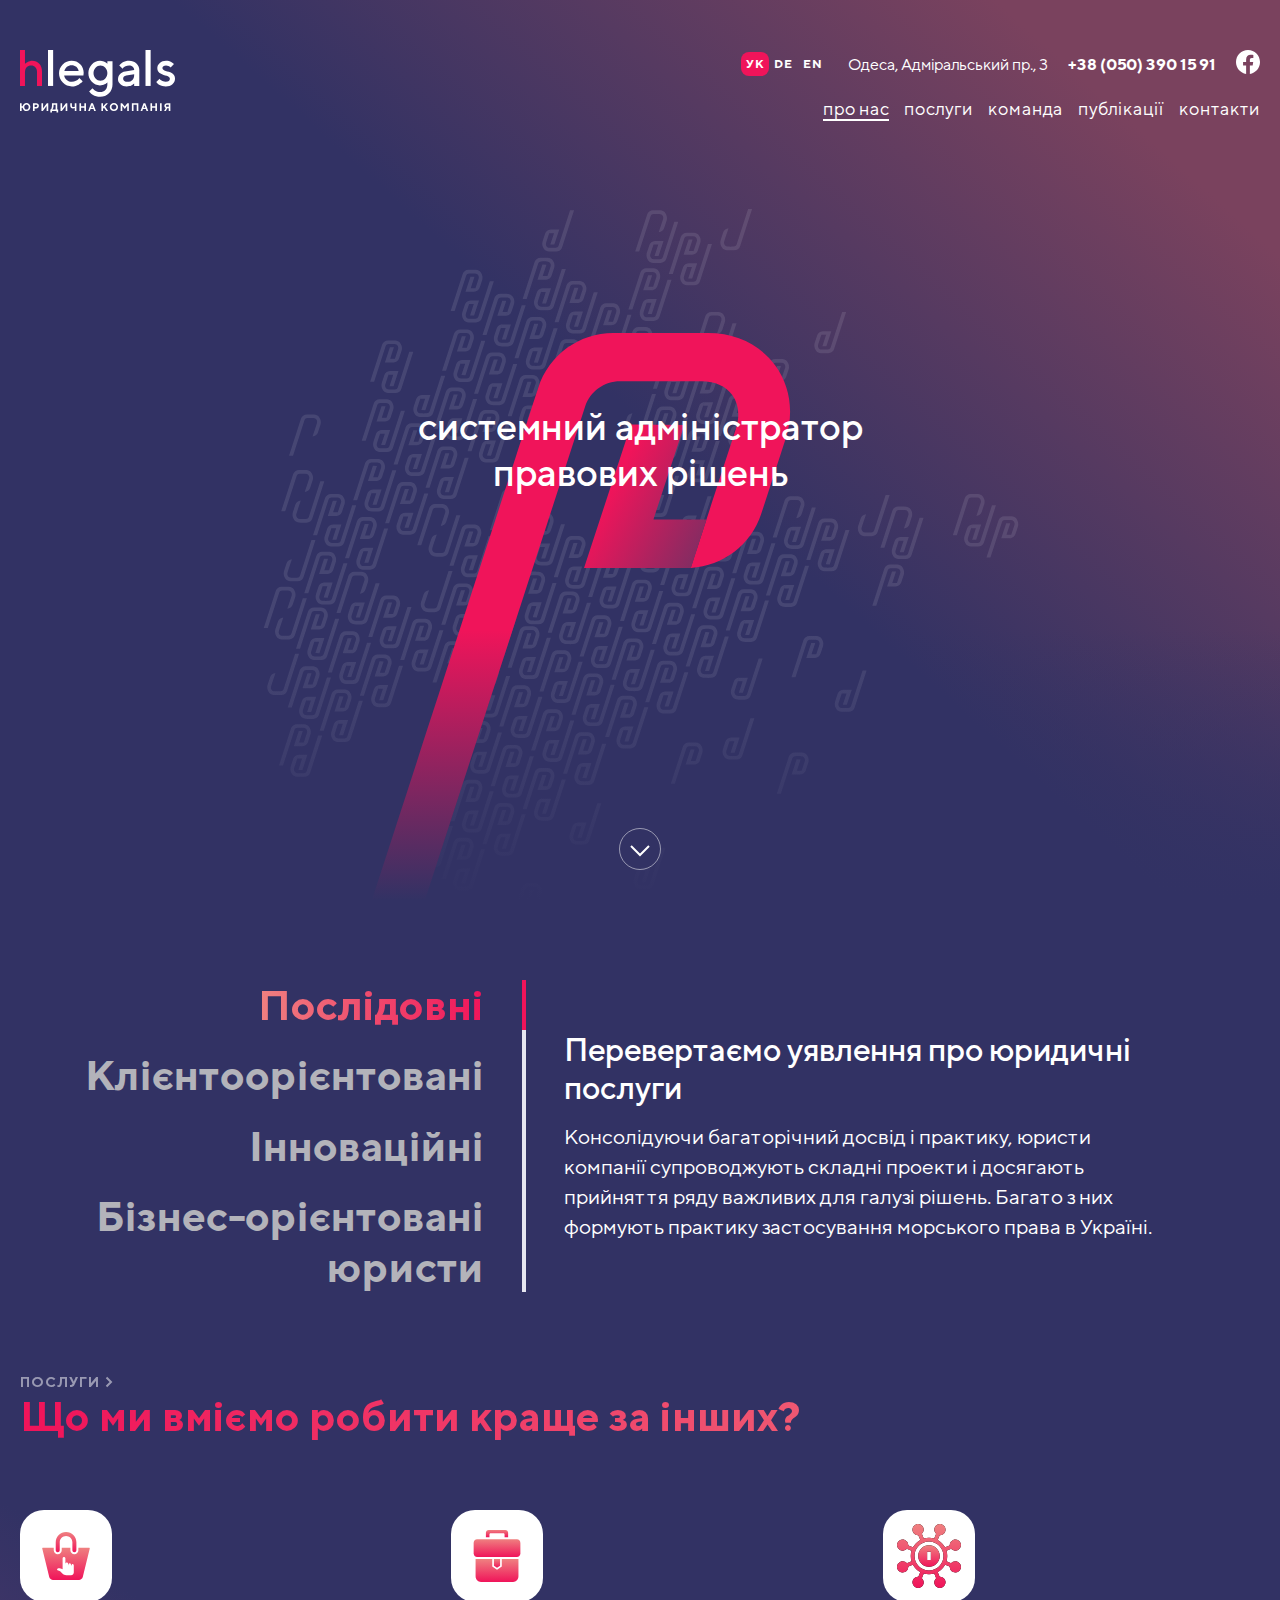
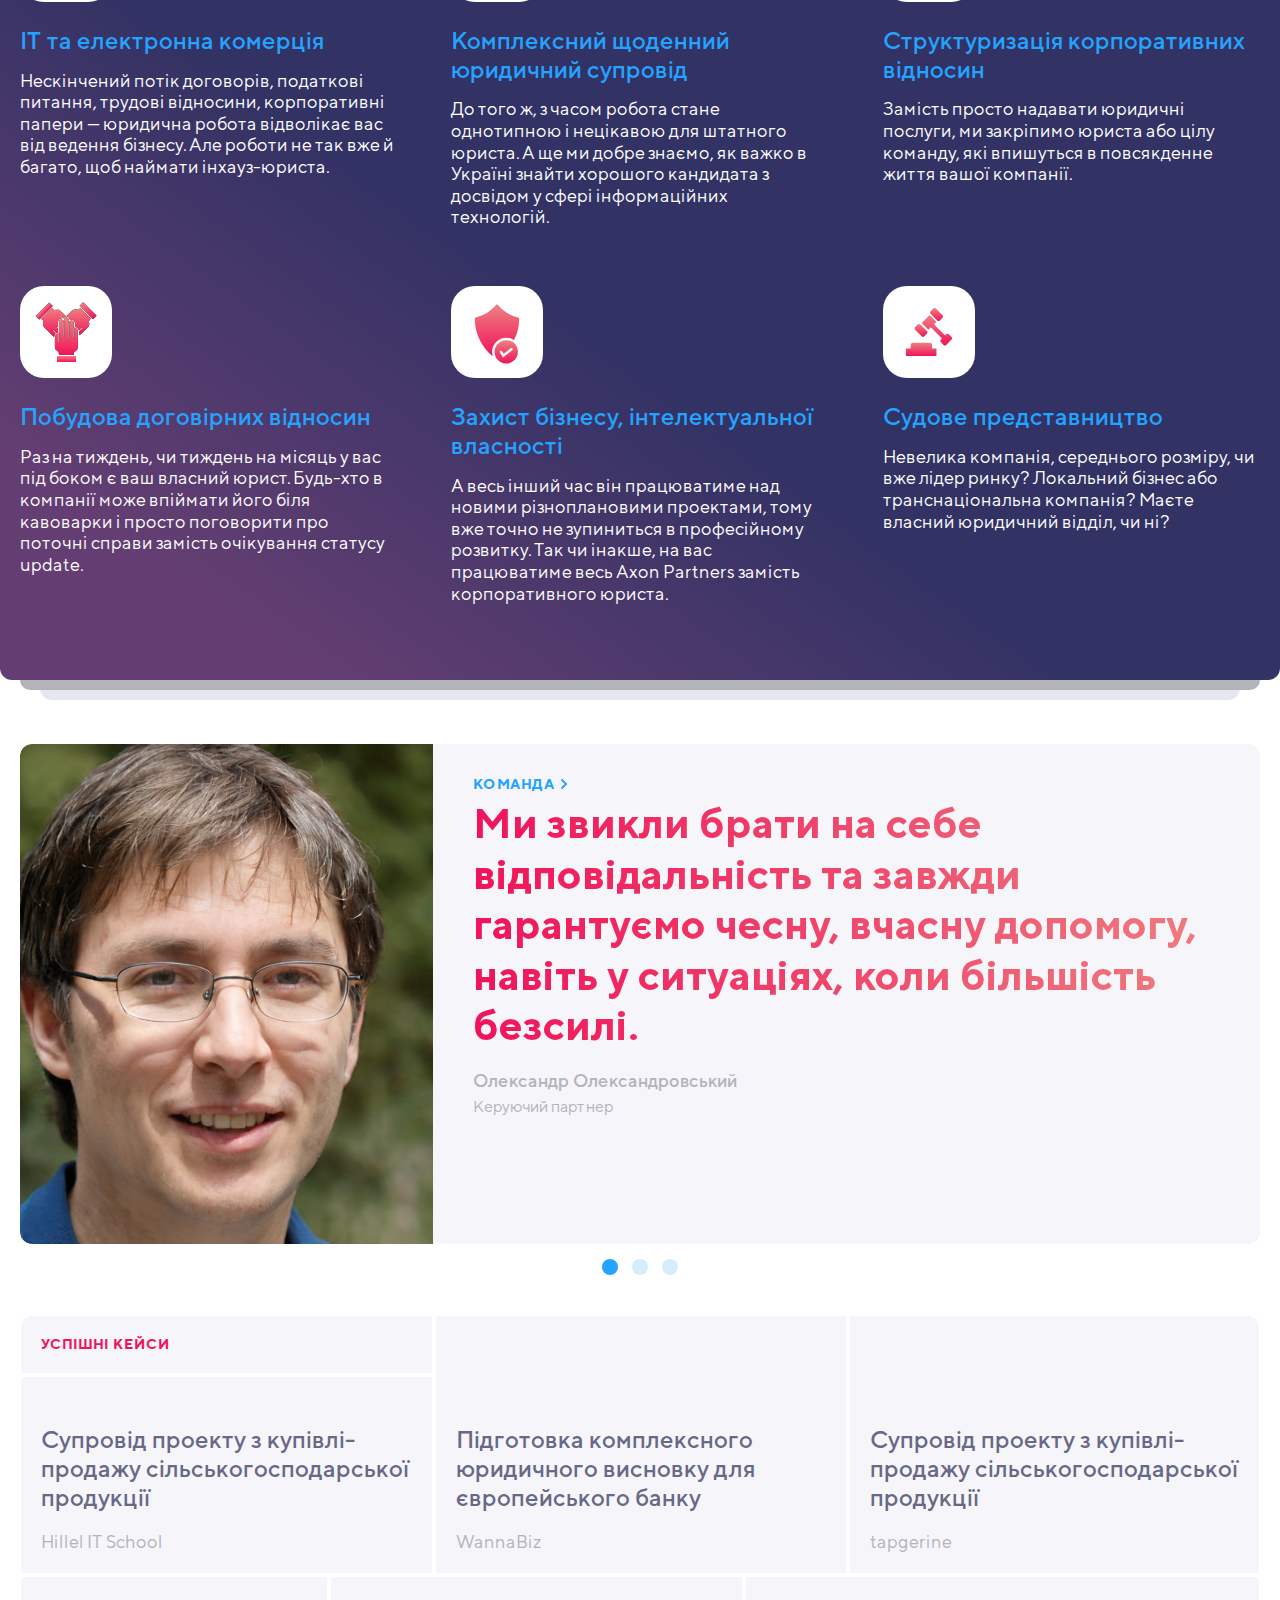
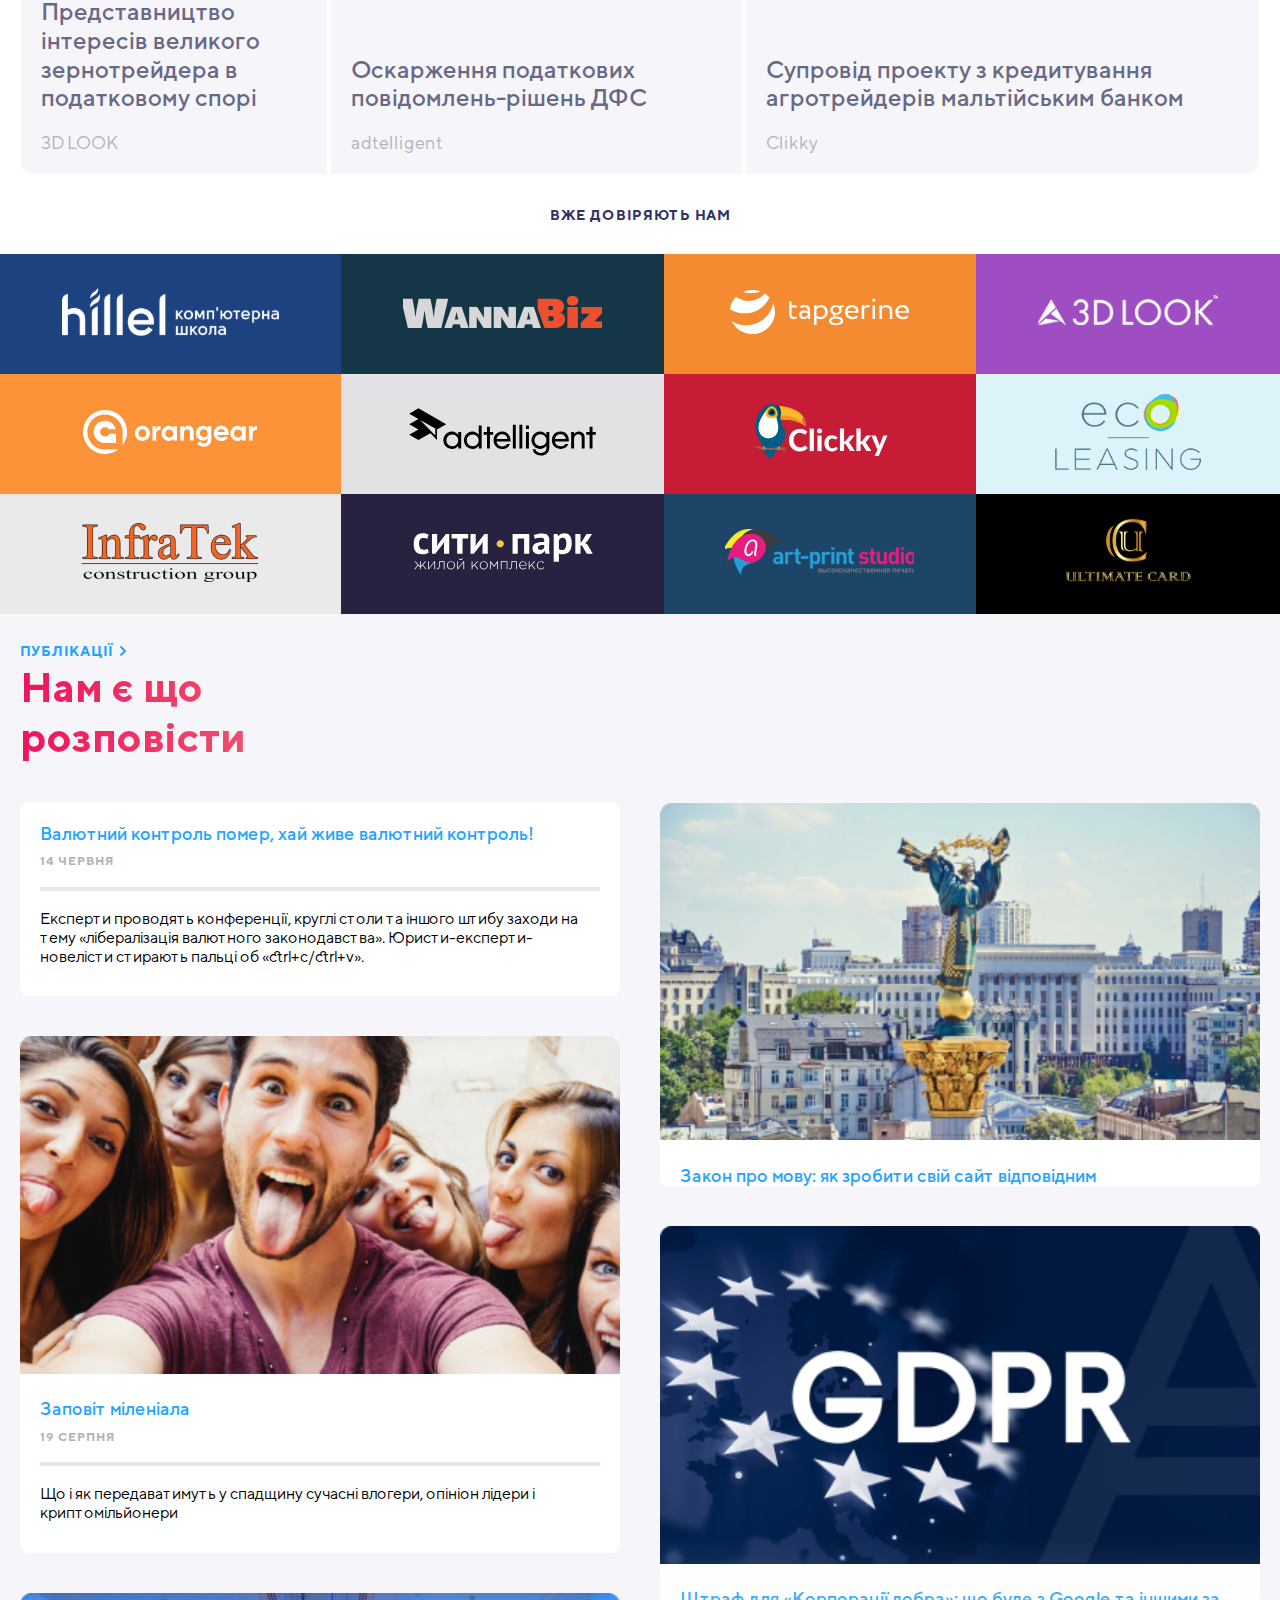
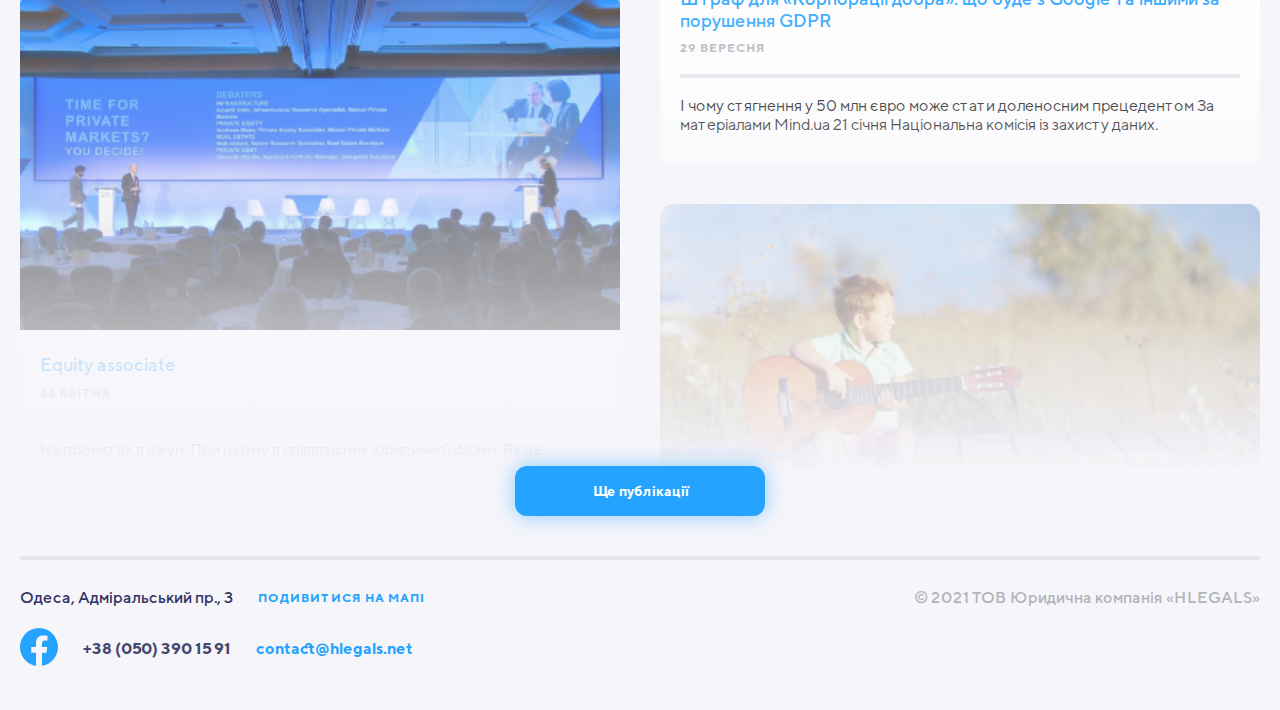
<file: index.html>
<!DOCTYPE html>
<html lang="zxx">

<head>
  <meta charset="UTF-8">
  <meta http-equiv="X-UA-Compatible" content="IE=edge">
  <meta name="viewport" content="width=device-width, initial-scale=1.0">
  <title>Hlegals</title>
  <link rel="stylesheet" href="assets/css/style.css">
  <link rel="icon" href="assets/img/site-icon.svg">
</head>

<body>

  <header class="page-header">

    <div class="page-header__grid">
      <div class="page-header__logo">
        <img class="page-header__logo-image" src="assets/img/LogoMin.svg" alt="site logo">
      </div>

      <nav class="page-header__menu menu">
        <div class="menu__btn">
          <span class="menu__btn-row"></span>
          <span class="menu__btn-row"></span>
          <span class="menu__btn-row"></span>
          <span class="menu__btn-row"></span>
          <span class="menu__btn-row"></span>
          <span class="menu__btn-row"></span>
        </div>

        <ul class="menu__list">
          <li class="menu__item">
            <a class="menu__link -active" href="">про нас</a>
          </li>
          <li class="menu__item">
            <a class="menu__link" href="">послуги</a>
          </li>
          <li class="menu__item">
            <a class="menu__link" href="">команда</a>
          </li>
          <li class="menu__item">
            <a class="menu__link" href="">публікації</a>
          </li>
          <li class="menu__item">
            <a class="menu__link" href="">контакти</a>
          </li>
        </ul>
      </nav>

      <nav class="page-header__actions actions">
        <div class="actions__languages">
          <a class="actions__languages-link -active" href="">УК</a>
          <a class="actions__languages-link" href="">DE</a>
          <a class="actions__languages-link" href="">EN</a>
        </div>

        <address class="actions__locations">
          <a class="actions__locations-link" href="">Одеса, Адміральський пр., 3</a>
        </address>

        <div class="actions__phones">
          <a class="actions__phones-link" href="tel:+380503901591">+38 (050) 390 15 91</a>
        </div>

        <div class="actions__socials">
          <a class="actions__socials-link" href="https://facebook.com">
            <svg width="24" height="24" viewBox="0 0 24 24" fill="none" xmlns="http://www.w3.org/2000/svg">
              <path class="actions__socials-image"
                d="M24 12.0733C24 5.40541 18.6274 0 12 0C5.37258 0 0 5.40541 0 12.0733C0 18.0995 4.38823 23.0943 10.125 24V15.5633H7.07813V12.0733H10.125V9.41343C10.125 6.38755 11.9165 4.71615 14.6576 4.71615C15.9705 4.71615 17.3438 4.95195 17.3438 4.95195V7.92313H15.8306C14.3399 7.92313 13.875 8.85379 13.875 9.80857V12.0733H17.2031L16.6711 15.5633H13.875V24C19.6118 23.0943 24 18.0995 24 12.0733Z"
                fill="white" />
            </svg>
          </a>
        </div>
      </nav>
    </div>

    <div class="page-header__content">
      <h1 class="page-header__content-title">системний адміністратор правових рішень</h1>
      <img class="page-header__content-image" src="assets/img/SymbolLongleg.svg" alt="pLeg">
    </div>

    <div class="page-header__button">
      <img class="page-header__button-image" src="assets/img/Scrolldown.svg" alt="scroll">
    </div>

  </header>

  <main class="page-main">
    <section class="experiance">
      <h2 class="visually-hidden">Section title</h2>

      <div class="experiance__container">
        <div class="slider">

          <div class="slider__headers">
            <div class="slider__header active"><span>Послідовні</span></div>
            <div class="slider__header"><span>Клієнтоорієнтовані</span></div>
            <div class="slider__header"><span>Інноваційні</span></div>
            <div class="slider__header"><span>Бізнес-орієнтовані юристи</span></div>
          </div>

          <div class="slider__notes">
            <div class="slider__note active">
              <h3 class="slider__note-title">Перевертаємо уявлення про юридичні послуги</h3>
              <p class="slider__note-description">Консолідуючи багаторічний досвід і практику, юристи компанії
                супроводжують складні проекти і
                досягають прийняття ряду важливих для галузі рішень. Багато з них формують практику застосування
                морського права в Україні.</p>
            </div>

            <div class="slider__note">
              <h3 class="slider__note-title">Уявлення про юридичні послуги</h3>
              <p class="slider__note-description">Консолідуючи багаторічний досвід і практику, юристи компанії
                супроводжують складні проекти і
                досягають прийняття ряду важливих для галузі рішень. Багато з них формують практику застосування
                морського права в Україні.</p>
            </div>

            <div class="slider__note">
              <h3 class="slider__note-title">Багаторічний досвід і практика</h3>
              <p class="slider__note-description">Консолідуючи багаторічний досвід, юристи компанії
                супроводжують складні проекти і
                досягають прийняття ряду важливих рішень. Багато з них формують практику застосування
                морського права в Україні.</p>
            </div>

            <div class="slider__note">
              <h3 class="slider__note-title">Застосування морського права</h3>
              <p class="slider__note-description">Консолідуючи багаторічний досвід і практику, юристи компанії
                супроводжують складні проекти і
                досягають прийняття ряду важливих для галузі рішень.
            </div>
          </div>

          <div class="slider__indicators">
            <div class="slider__indicator indicator -active"></div>
            <div class="slider__indicator indicator"></div>
            <div class="slider__indicator indicator"></div>
            <div class="slider__indicator indicator"></div>
          </div>
        </div>
      </div>
    </section>

    <section class="services">
      <div class="services__container">

        <div>
          <strong>
            <a class="services__page-link" href="">послуги</a>
          </strong>
        </div>

        <h2 class="services__title">Що ми вміємо робити краще за інших?</h2>

        <div class="services__grid">

          <article class="services-item">
            <div class="services-item__content">
              <h3 class="services-item__title">IT та електронна комерція</h3>
              <div class="services-item__icon">
                <img class="services-item__image" src="assets/img/Icon1.svg" alt="img">
              </div>
            </div>
            <div class="services-item__description">Нескінчений потік договорів, податкові питання, трудові відносини,
              корпоративні папери — юридична робота відволікає вас від ведення бізнесу. Але роботи не так вже й багато,
              щоб наймати інхауз-юриста.</div>
          </article>

          <article class="services-item">
            <div class="services-item__content">
              <h3 class="services-item__title">Комплексний щоденний юридичний супровід</h3>
              <div class="services-item__icon">
                <img class="services-item__image" src="assets/img/Icon2.svg" alt="img">
              </div>
            </div>
            <div class="services-item__description">До того ж, з часом робота стане однотипною і нецікавою для штатного
              юриста. А ще ми добре знаємо, як важко в Україні знайти хорошого кандидата з досвідом у сфері
              інформаційних технологій.</div>
          </article>

          <article class="services-item">
            <div class="services-item__content">
              <h3 class="services-item__title">Структуризація корпоративних відносин</h3>
              <div class="services-item__icon">
                <img class="services-item__image" src="assets/img/Icon3.svg" alt="img">
              </div>
            </div>
            <div class="services-item__description">Замість просто надавати юридичні послуги, ми закріпимо юриста або
              цілу команду, які впишуться в повсякденне життя вашої компанії.</div>
          </article>

          <article class="services-item">
            <div class="services-item__content">
              <h3 class="services-item__title">Побудовa договірних відносин</h3>
              <div class="services-item__icon">
                <img class="services-item__image" src="assets/img/Icon4.svg" alt="img">
              </div>
            </div>
            <div class="services-item__description">Раз на тиждень, чи тиждень на місяць у вас під боком є ваш власний
              юрист. Будь-хто в компанії може впіймати його біля кавоварки і просто поговорити про поточні справи
              замість очікування статусу update.</div>
          </article>

          <article class="services-item">
            <div class="services-item__content">
              <h3 class="services-item__title">Захист бізнесу, інтелектуальної власності</h3>
              <div class="services-item__icon">
                <img class="services-item__image" src="assets/img/Icon5.svg" alt="img">
              </div>
            </div>
            <div class="services-item__description">А весь інший час він працюватиме над новими різноплановими
              проектами, тому вже точно не зупиниться в професійному розвитку. Так чи інакше, на вас працюватиме весь
              Axon Partners замість корпоративного юриста.</div>
          </article>

          <article class="services-item">
            <div class="services-item__content">
              <h3 class="services-item__title">Судове представництво</h3>
              <div class="services-item__icon">
                <img class="services-item__image" src="assets/img/Icon6.svg" alt="img">
              </div>
            </div>
            <div class="services-item__description">Невелика компанія, середнього розміру, чи вже лідер ринку? Локальний
              бізнес або транснаціональна компанія? Маєте власний юридичний відділ, чи ні?</div>
          </article>
        </div>



      </div>
    </section>

    <section class="team">
      <div class="team__container">
        <h2 class="visually-hidden">Team title</h2>
        <div class="team__photo">
          <img class="team__image" src="assets/img/author.png" alt="author">
        </div>

        <div class="team__content">
          <div>
            <strong>
              <a class="team__page-link" href="">команда</a>
            </strong>
          </div>

          <blockquote class="team__quote">Ми звикли брати на себе відповідальність та завжди гарантуємо чесну, вчасну
            допомогу,
            навіть у ситуаціях, коли більшість безсилі.</blockquote>

          <div class="team__wrap">
            <div class="team__photo-min">
              <img class="team__image-min" src="assets/img/author-mob.png" alt="author">
            </div>
            <div class="team__description">
              <p class="team__author">Олександр Олександровський</p>
              <p class="team__job">Керуючий партнер</p>
            </div>
          </div>
        </div>
      </div>

      <div class="team__indicators">
        <div class="team__indicator indicator -active"></div>
        <div class="team__indicator indicator"></div>
        <div class="team__indicator indicator"></div>
      </div>
    </section>

    <section class="cases">
      <div class="cases__container">
        <div class="cases__item">
          <h2 class="cases__title-main">Успішні кейси</h2>
        </div>

        <div class="cases__item">
          <h3 class="cases__title">Супровід проекту з купівлі-продажу сільськогосподарської продукції</h3>
          <p class="cases__description">Hillel IT School</p>
        </div>

        <div class="cases__item">
          <h3 class="cases__title">Підготовка комплексного юридичного висновку для європейського банку</h3>
          <p class="cases__description">WannaBiz</p>
        </div>

        <div class="cases__item">
          <h3 class="cases__title">Супровід проекту з купівлі-продажу сільськогосподарської продукції</h3>
          <p class="cases__description">tapgerine</p>
        </div>

        <div class="cases__item">
          <h3 class="cases__title">Представництво інтересів великого зернотрейдера в податковому спорі</h3>
          <p class="cases__description">3D LOOK</p>
        </div>

        <div class="cases__item">
          <h3 class="cases__title">Оскарження податкових повідомлень-рішень ДФС</h3>
          <p class="cases__description">adtelligent</p>
        </div>

        <div class="cases__item">
          <h3 class="cases__title">Супровід проекту з кредитування агротрейдерів мальтійським банком</h3>
          <p class="cases__description">Clikky</p>
        </div>
      </div>
    </section>

    <section class="clients">
      <div class="clients__container">
        <h2 class="clients__title">Вже довіряють нам</h2>
        <div class="clients__content">

          <div class="client__item --hillel">
            <a class="client__link" href="https://ithillel.ua/">
              <img class="client__logo" src="assets/img/Hillel.svg" alt="hillel">
            </a>
          </div>

          <div class="client__item --wannabiz">
            <a class="client__link" href="https://facebook.com/wannabiz.ua/">
              <img class="client__logo" src="assets/img/wanna-biz.png" alt="wannabiz">
            </a>
          </div>

          <div class="client__item --tapgerine">
            <a class="client__link" href="https://jobs.dou.ua/companies/tapgerine-llc/">
              <img class="client__logo" src="assets/img/tapgerine.svg" alt="tapgerine">
            </a>
          </div>

          <div class="client__item --3dlook">
            <a class="client__link" href="https://3dlook.me/">
              <img class="client__logo" src="assets/img/3d-look.png" alt="3dlook">
            </a>
          </div>

          <div class="client__item --orangear">
            <a class="client__link" href="https://twitter.com/orangearcompany/">
              <img class="client__logo" src="assets/img/orangear.svg" alt="orangear">
            </a>
          </div>

          <div class="client__item --adtelligent">
            <a class="client__link" href="https://adtelligent.com/">
              <img class="client__logo" src="assets/img/adtelligent.svg" alt="adtelligent">
            </a>
          </div>

          <div class="client__item --clickky">
            <a class="client__link" href="https://jobs.dou.ua/companies/clickky/">
              <img class="client__logo" src="assets/img/clickky.svg" alt="clickky">
            </a>
          </div>

          <div class="client__item --ecolease">
            <a class="client__link" href="https://ecolease.com.ua/">
              <img class="client__logo" src="assets/img/eco-leasing.svg" alt="eco-leasing">
            </a>
          </div>

          <div class="client__item --infratek">
            <a class="client__link" href="https://www.rabotniki.ua/36525/">
              <img class="client__logo" src="assets/img/infratek.png" alt="infratek">
            </a>
          </div>

          <div class="client__item --citypark">
            <a class="client__link" href="https://www.kona.com.ua/city-park/">
              <img class="client__logo" src="assets/img/citypark.svg" alt="citypark">
            </a>
          </div>

          <div class="client__item --artprint">
            <a class="client__link" href="https://www.artprintstudio.com.ua/">
              <img class="client__logo" src="assets/img/art-print.png" alt="artprint">
            </a>
          </div>

          <div class="client__item --ucard">
            <a class="client__link" href="https://facebook.com/UltimateCard/">
              <img class="client__logo" src="assets/img/ultimate.svg" alt="ultimate-card">
            </a>
          </div>
        </div>
      </div>
    </section>

    <section class="publications">
      <div class="publications__container">
        <div>
          <strong>
            <a class="publications__page-link" href="">публікації</a>
          </strong>
        </div>
        <h2 class="publications__title">Нам є що розповісти</h2>

        <div class="publications__content">
          <article class="publication__item">
            <h3 class="publication__title"><a href="">Валютний контроль помер, хай живе валютний контроль!</a></h3>
            <time class="publication__date" datetime="06-14">14 червня</time>
            <p class="publication__description">Експерти проводять конференції, круглі столи та іншого штибу заходи на
              тему «лібералізація валютного законодавства». Юристи-експерти-новелісти стирають пальці об
              «ctrl+c/ctrl+v».</p>
          </article>

          <article class="publication__item">
            <div class="publication__picture">
              <img class="publication__image" src="assets/img/publications1.png" alt="publication">
            </div>
            <h3 class="publication__title"><a href="">Заповіт міленіала</a></h3>
            <time class="publication__date" datetime="08-19">19 серпня</time>
            <p class="publication__description">Що і як передаватимуть у спадщину сучасні влогери, опініон лідери і
              криптомільйонери</p>
          </article>

          <article class="publication__item">
            <div class="publication__picture">
              <img class="publication__image" src="assets/img/publications2.png" alt="publication">
            </div>
            <h3 class="publication__title"><a href="">Equity associate</a></h3>
            <time class="publication__date" datetime="04-22">22 квітня</time>
            <p class="publication__description">На проектах я джун. При цьому я співвласник юридичної фірми. Як це
              відбулося. Перед вступом батьки мені казали, що якщо буду…</p>
          </article>

          <article class="publication__item">
            <div class="publication__picture">
              <img class="publication__image" src="assets/img/publications3.png" alt="publication">
            </div>
            <h3 class="publication__title"><a href="">Закон про мову: як зробити свій сайт відповідним</a></h3>
          </article>

          <article class="publication__item">
            <div class="publication__picture">
              <img class="publication__image" src="assets/img/publications4.png" alt="publication">
            </div>
            <h3 class="publication__title"><a href="">Штраф для «Корпорації добра»: що буде з Google та іншими за
                порушення GDPR</a></h3>
            <time class="publication__date" datetime="09-29">29 вересня</time>
            <p class="publication__description">І чому стягнення у 50 млн євро може стати доленосним прецедентом За
              матеріалами Mind.ua 21 січня Національна комісія із захисту даних.</p>
          </article>

          <article class="publication__item">
            <h3 class="visually-hidden">Article title</h3>
            <div class="publication__picture">
              <img class="publication__image" src="assets/img/publications5.png" alt="publication">
            </div>
          </article>
        </div>

        <div class="publication__actions">
          <button class="publication__button btn" type="button">Ще публікації</button>
        </div>
      </div>
    </section>
  </main>

  <footer class="page-footer">
    <div class="page-footer__container">
      <nav class="page-footer__contacts contacts">
        <address class="contacts__locations">
          <p class="contacts__locations-adress"><span class="contacts__locations-text">Одеса</span>, Адміральський пр.,
            3
          </p>
          <a class="contacts__locations-link" href="">Подивитися на мапі</a>
        </address>

        <div class="contacts__info">
          <div class="contacts__socials">
            <a class="contacts__socials-link" href="https://facebook.com">
              <svg width="38" height="38" viewBox="0 0 38 38" fill="none" xmlns="http://www.w3.org/2000/svg">
                <g clip-path="url(#clip0_40086_1484)">
                  <path class="contacts__social-img"
                    d="M38 19.1161C38 8.55857 29.4934 0 19 0C8.50658 0 0 8.55857 0 19.1161C0 28.6575 6.94803 36.5659 16.0312 38V24.6419H11.207V19.1161H16.0312V14.9046C16.0312 10.1136 18.8678 7.46723 23.2078 7.46723C25.2866 7.46723 27.4609 7.84059 27.4609 7.84059V12.545H25.0651C22.7048 12.545 21.9688 14.0185 21.9688 15.5302V19.1161H27.2383L26.3959 24.6419H21.9688V38C31.052 36.5659 38 28.6575 38 19.1161Z"
                    fill="#24A3FF" />
                </g>
                <defs>
                  <clipPath id="clip0_40086_1484">
                    <rect width="38" height="38" fill="white" />
                  </clipPath>
                </defs>
              </svg>
            </a>
          </div>

          <div class="contacts__phones">
            <a class="contacts__phones-link" href="tel:+380503901591">+38 (050) 390 15 91</a>
          </div>

          <div class="contacts__email">
            <a class="contacts__email-link" href="mailto:contact@hlegals.net">contact@hlegals.net</a>
          </div>
        </div>
      </nav>

      <p class="page-footer__copyright">© 2021 ТОВ Юридична компанія «HLEGALS»</p>
    </div>
  </footer>

  <script src="https://ajax.googleapis.com/ajax/libs/jquery/3.6.1/jquery.min.js"></script>
  <script src="./assets/js/main.js"></script>

</body>

</html>
</file>
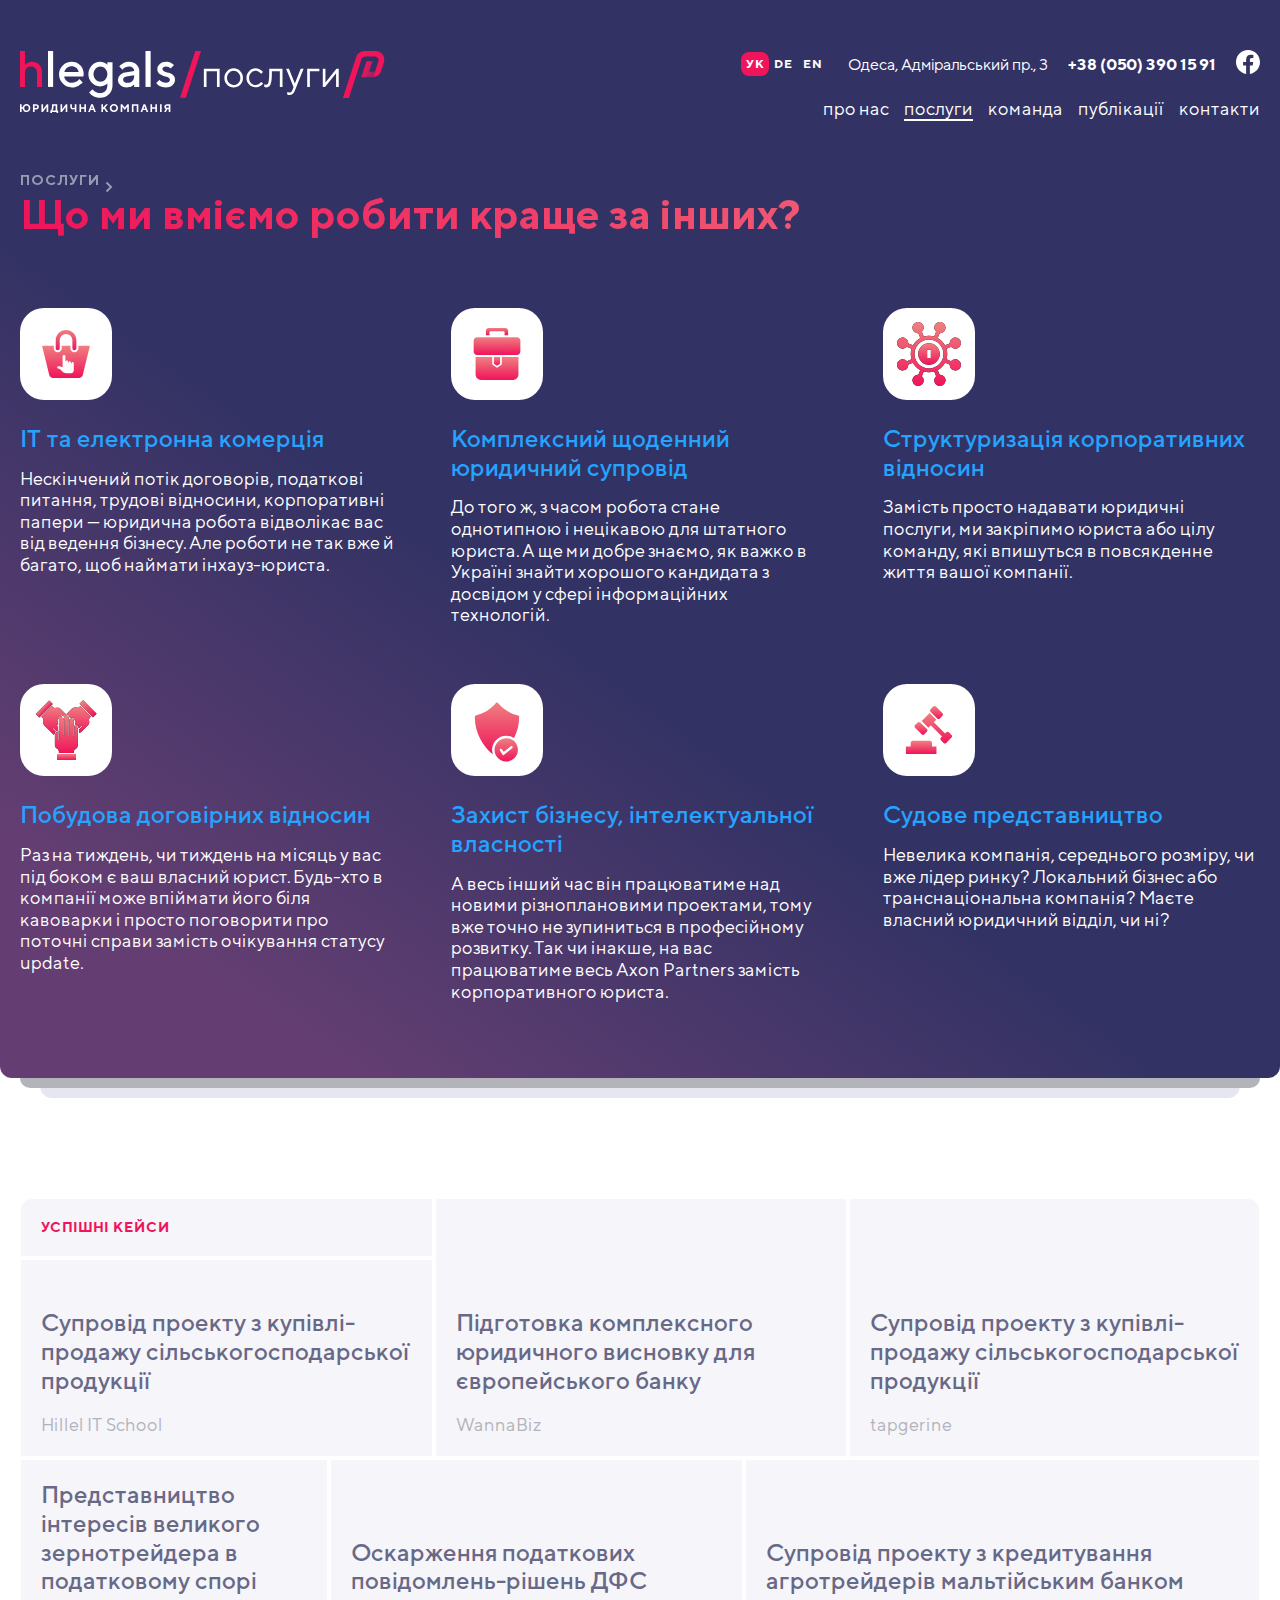
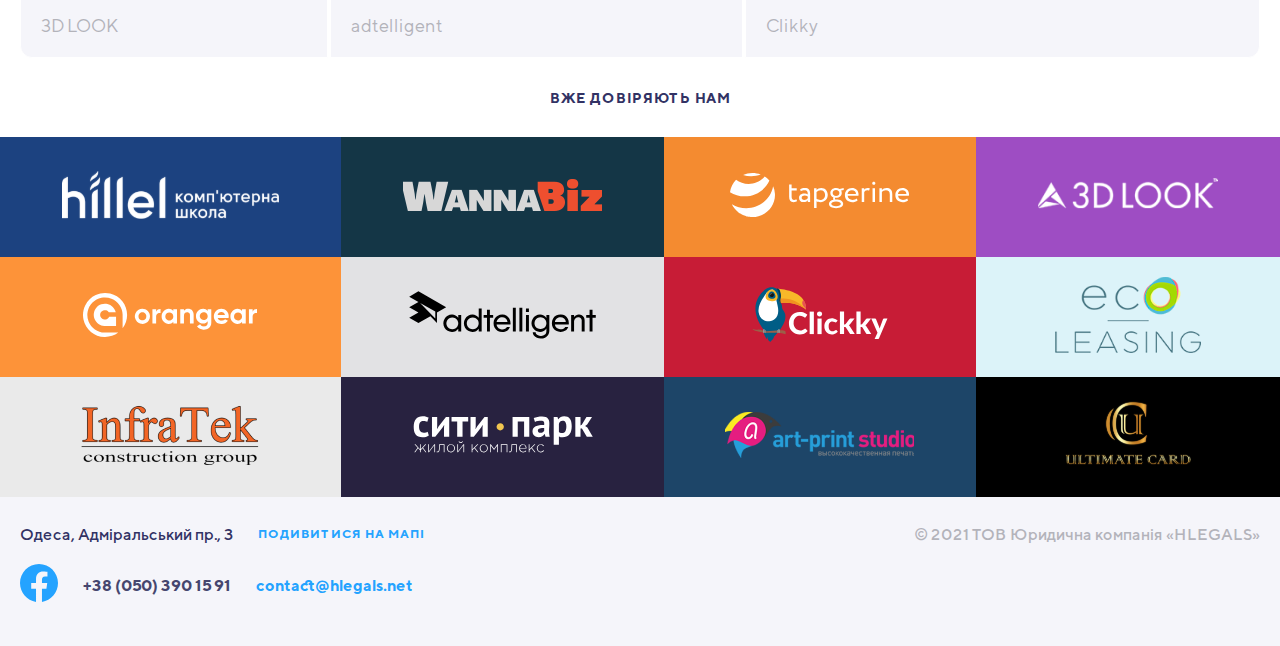
<file: services.html>
<!DOCTYPE html>
<html lang="zxx">

<head>
  <meta charset="UTF-8">
  <meta http-equiv="X-UA-Compatible" content="IE=edge">
  <meta name="viewport" content="width=device-width, initial-scale=1.0">
  <title>Hlegals-Services</title>
  <link rel="stylesheet" href="assets/css/style.css">
  <link rel="icon" href="assets/img/site-icon.svg">
</head>

<body>

  <header class="page-header page-header--alt">

    <div class="page-header__grid">
      <div class="page-header__logo">
        <a class="page-header__logo-link" href="index.html">
          <img class="page-header__logo-image" src="assets/img/logo-services.svg" alt="site logo">
        </a>
      </div>

      <nav class="page-header__menu menu">
        <div class="menu__btn">
          <span class="menu__btn-row"></span>
          <span class="menu__btn-row"></span>
          <span class="menu__btn-row"></span>
          <span class="menu__btn-row"></span>
          <span class="menu__btn-row"></span>
          <span class="menu__btn-row"></span>
        </div>

        <ul class="menu__list">
          <li class="menu__item">
            <a class="menu__link" href="">про нас</a>
          </li>
          <li class="menu__item">
            <a class="menu__link -active" href="">послуги</a>
          </li>
          <li class="menu__item">
            <a class="menu__link" href="">команда</a>
          </li>
          <li class="menu__item">
            <a class="menu__link" href="">публікації</a>
          </li>
          <li class="menu__item">
            <a class="menu__link" href="">контакти</a>
          </li>
        </ul>
      </nav>

      <nav class="page-header__actions actions">
        <div class="actions__languages">
          <a class="actions__languages-link -active" href="">УК</a>
          <a class="actions__languages-link" href="">DE</a>
          <a class="actions__languages-link" href="">EN</a>
        </div>

        <address class="actions__locations">
          <a class="actions__locations-link" href="https://goo.gl/maps/HsRSCtw5YLtLSQBg6">Одеса, Адміральський пр.,
            3</a>
        </address>

        <div class="actions__phones">
          <a class="actions__phones-link" href="tel:+380503901591">+38 (050) 390 15 91</a>
        </div>

        <div class="actions__socials">
          <a class="actions__socials-link" href="https://facebook.com">
            <svg width="24" height="24" viewBox="0 0 24 24" fill="none" xmlns="http://www.w3.org/2000/svg">
              <path class="actions__socials-image"
                d="M24 12.0733C24 5.40541 18.6274 0 12 0C5.37258 0 0 5.40541 0 12.0733C0 18.0995 4.38823 23.0943 10.125 24V15.5633H7.07813V12.0733H10.125V9.41343C10.125 6.38755 11.9165 4.71615 14.6576 4.71615C15.9705 4.71615 17.3438 4.95195 17.3438 4.95195V7.92313H15.8306C14.3399 7.92313 13.875 8.85379 13.875 9.80857V12.0733H17.2031L16.6711 15.5633H13.875V24C19.6118 23.0943 24 18.0995 24 12.0733Z"
                fill="white" />
            </svg>
          </a>
        </div>
      </nav>
    </div>
  </header>

  <main>
    <section class="services services--alt">
      <div class="services__container">

        <div>
          <strong>
            <a class="services__page-link services__page-link--alt" href="">послуги</a>
          </strong>
        </div>

        <h2 class="services__title">Що ми вміємо робити краще за інших?</h2>

        <div class="services__grid">
          <article class="services-item">
            <div class="services-item__content">
              <h3 class="services-item__title">IT та електронна комерція</h3>
              <div class="services-item__icon">
                <img class="services-item__image" src="assets/img/Icon1.svg" alt="img">
              </div>
            </div>
            <div class="services-item__description">Нескінчений потік договорів, податкові питання, трудові відносини,
              корпоративні папери — юридична робота відволікає вас від ведення бізнесу. Але роботи не так вже й багато,
              щоб наймати інхауз-юриста.</div>
          </article>

          <article class="services-item">
            <div class="services-item__content">
              <h3 class="services-item__title">Комплексний щоденний юридичний супровід</h3>
              <div class="services-item__icon">
                <img class="services-item__image" src="assets/img/Icon2.svg" alt="img">
              </div>
            </div>
            <div class="services-item__description">До того ж, з часом робота стане однотипною і нецікавою для штатного
              юриста. А ще ми добре знаємо, як важко в Україні знайти хорошого кандидата з досвідом у сфері
              інформаційних технологій.</div>
          </article>

          <article class="services-item">
            <div class="services-item__content">
              <h3 class="services-item__title">Структуризація корпоративних відносин</h3>
              <div class="services-item__icon">
                <img class="services-item__image" src="assets/img/Icon3.svg" alt="img">
              </div>
            </div>
            <div class="services-item__description">Замість просто надавати юридичні послуги, ми закріпимо юриста або
              цілу команду, які впишуться в повсякденне життя вашої компанії.</div>
          </article>

          <article class="services-item">
            <div class="services-item__content">
              <h3 class="services-item__title">Побудовa договірних відносин</h3>
              <div class="services-item__icon">
                <img class="services-item__image" src="assets/img/Icon4.svg" alt="img">
              </div>
            </div>
            <div class="services-item__description">Раз на тиждень, чи тиждень на місяць у вас під боком є ваш власний
              юрист. Будь-хто в компанії може впіймати його біля кавоварки і просто поговорити про поточні справи
              замість очікування статусу update.</div>
          </article>

          <article class="services-item">
            <div class="services-item__content">
              <h3 class="services-item__title">Захист бізнесу, інтелектуальної власності</h3>
              <div class="services-item__icon">
                <img class="services-item__image" src="assets/img/Icon5.svg" alt="img">
              </div>
            </div>
            <div class="services-item__description">А весь інший час він працюватиме над новими різноплановими
              проектами, тому вже точно не зупиниться в професійному розвитку. Так чи інакше, на вас працюватиме весь
              Axon Partners замість корпоративного юриста.</div>
          </article>

          <article class="services-item">
            <div class="services-item__content">
              <h3 class="services-item__title">Судове представництво</h3>
              <div class="services-item__icon">
                <img class="services-item__image" src="assets/img/Icon6.svg" alt="img">
              </div>
            </div>
            <div class="services-item__description">Невелика компанія, середнього розміру, чи вже лідер ринку? Локальний
              бізнес або транснаціональна компанія? Маєте власний юридичний відділ, чи ні?</div>
          </article>
        </div>
      </div>
    </section>

    <section class="cases cases--alt">
      <div class="cases__container">
        <div class="cases__item">
          <h2 class="cases__title-main">Успішні кейси</h2>
        </div>

        <div class="cases__item">
          <h3 class="cases__title">Супровід проекту з купівлі-продажу сільськогосподарської продукції</h3>
          <p class="cases__description">Hillel IT School</p>
        </div>

        <div class="cases__item">
          <h3 class="cases__title">Підготовка комплексного юридичного висновку для європейського банку</h3>
          <p class="cases__description">WannaBiz</p>
        </div>

        <div class="cases__item">
          <h3 class="cases__title">Супровід проекту з купівлі-продажу сільськогосподарської продукції</h3>
          <p class="cases__description">tapgerine</p>
        </div>

        <div class="cases__item">
          <h3 class="cases__title">Представництво інтересів великого зернотрейдера в податковому спорі</h3>
          <p class="cases__description">3D LOOK</p>
        </div>

        <div class="cases__item">
          <h3 class="cases__title">Оскарження податкових повідомлень-рішень ДФС</h3>
          <p class="cases__description">adtelligent</p>
        </div>

        <div class="cases__item">
          <h3 class="cases__title">Супровід проекту з кредитування агротрейдерів мальтійським банком</h3>
          <p class="cases__description">Clikky</p>
        </div>
      </div>
    </section>

    <section class="clients">
      <div class="clients__container">
        <h2 class="clients__title">Вже довіряють нам</h2>
        <div class="clients__content">

          <div class="client__item --hillel">
            <a class="client__link" href="https://ithillel.ua/">
              <img class="client__logo" src="assets/img/Hillel.svg" alt="hillel">
            </a>
          </div>

          <div class="client__item --wannabiz">
            <a class="client__link" href="https://facebook.com/wannabiz.ua/">
              <img class="client__logo" src="assets/img/wanna-biz.png" alt="wannabiz">
            </a>
          </div>

          <div class="client__item --tapgerine">
            <a class="client__link" href="https://jobs.dou.ua/companies/tapgerine-llc/">
              <img class="client__logo" src="assets/img/tapgerine.svg" alt="tapgerine">
            </a>
          </div>

          <div class="client__item --3dlook">
            <a class="client__link" href="https://3dlook.me/">
              <img class="client__logo" src="assets/img/3d-look.png" alt="3dlook">
            </a>
          </div>

          <div class="client__item --orangear">
            <a class="client__link" href="https://twitter.com/orangearcompany/">
              <img class="client__logo" src="assets/img/orangear.svg" alt="orangear">
            </a>
          </div>

          <div class="client__item --adtelligent">
            <a class="client__link" href="https://adtelligent.com/">
              <img class="client__logo" src="assets/img/adtelligent.svg" alt="adtelligent">
            </a>
          </div>

          <div class="client__item --clickky">
            <a class="client__link" href="https://jobs.dou.ua/companies/clickky/">
              <img class="client__logo" src="assets/img/clickky.svg" alt="clickky">
            </a>
          </div>

          <div class="client__item --ecolease">
            <a class="client__link" href="https://ecolease.com.ua/">
              <img class="client__logo" src="assets/img/eco-leasing.svg" alt="eco-leasing">
            </a>
          </div>

          <div class="client__item --infratek">
            <a class="client__link" href="https://www.rabotniki.ua/36525/">
              <img class="client__logo" src="assets/img/infratek.png" alt="infratek">
            </a>
          </div>

          <div class="client__item --citypark">
            <a class="client__link" href="https://www.kona.com.ua/city-park/">
              <img class="client__logo" src="assets/img/citypark.svg" alt="citypark">
            </a>
          </div>

          <div class="client__item --artprint">
            <a class="client__link" href="https://www.artprintstudio.com.ua/">
              <img class="client__logo" src="assets/img/art-print.png" alt="artprint">
            </a>
          </div>

          <div class="client__item --ucard">
            <a class="client__link" href="https://facebook.com/UltimateCard/">
              <img class="client__logo" src="assets/img/ultimate.svg" alt="ultimate-card">
            </a>
          </div>
        </div>
      </div>
    </section>
  </main>

  <footer class="page-footer">
    <div class="page-footer__container page-footer__container--alt">
      <nav class="page-footer__contacts contacts">
        <address class="contacts__locations">
          <p class="contacts__locations-adress"><span class="contacts__locations-text">Одеса</span>, Адміральський пр.,
            3
          </p>
          <a class="contacts__locations-link" href="">Подивитися на мапі</a>
        </address>

        <div class="contacts__info">
          <div class="contacts__socials">
            <a class="contacts__socials-link" href="https://facebook.com">
              <svg width="38" height="38" viewBox="0 0 38 38" fill="none" xmlns="http://www.w3.org/2000/svg">
                <g clip-path="url(#clip0_40086_1484)">
                  <path class="contacts__social-img"
                    d="M38 19.1161C38 8.55857 29.4934 0 19 0C8.50658 0 0 8.55857 0 19.1161C0 28.6575 6.94803 36.5659 16.0312 38V24.6419H11.207V19.1161H16.0312V14.9046C16.0312 10.1136 18.8678 7.46723 23.2078 7.46723C25.2866 7.46723 27.4609 7.84059 27.4609 7.84059V12.545H25.0651C22.7048 12.545 21.9688 14.0185 21.9688 15.5302V19.1161H27.2383L26.3959 24.6419H21.9688V38C31.052 36.5659 38 28.6575 38 19.1161Z"
                    fill="#24A3FF" />
                </g>
                <defs>
                  <clipPath id="clip0_40086_1484">
                    <rect width="38" height="38" fill="white" />
                  </clipPath>
                </defs>
              </svg>
            </a>
          </div>

          <div class="contacts__phones">
            <a class="contacts__phones-link" href="tel:+380503901591">+38 (050) 390 15 91</a>
          </div>

          <div class="contacts__email">
            <a class="contacts__email-link" href="mailto:contact@hlegals.net">contact@hlegals.net</a>
          </div>
        </div>
      </nav>

      <p class="page-footer__copyright">© 2021 ТОВ Юридична компанія «HLEGALS»</p>
    </div>
  </footer>

  <script src="https://ajax.googleapis.com/ajax/libs/jquery/3.6.1/jquery.min.js"></script>
  <script src="./assets/js/main.js"></script>

</body>

</html>
</file>
<file: assets/css/style.css>
/*! normalize.css v8.0.1 | MIT License | github.com/necolas/normalize.css */
html{
  line-height:1.15;
  -webkit-text-size-adjust:100%;
}
body{
  margin:0;
}
main{
  display:block;
}
h1{
  font-size:2em;
  margin:0.67em 0;
}
hr{
  -webkit-box-sizing:content-box;
          box-sizing:content-box;
  height:0;
  overflow:visible;
}
pre{
  font-family:monospace, monospace;
  font-size:1em;
}
a{
  background-color:transparent;
}
abbr[title]{
  border-bottom:none;
  text-decoration:underline;
  -webkit-text-decoration:underline dotted;
          text-decoration:underline dotted;
}
b,
strong{
  font-weight:bolder;
}
code,
kbd,
samp{
  font-family:monospace, monospace;
  font-size:1em;
}
small{
  font-size:80%;
}
sub,
sup{
  font-size:75%;
  line-height:0;
  position:relative;
  vertical-align:baseline;
}

sub{
  bottom:-0.25em;
}

sup{
  top:-0.5em;
}
img{
  border-style:none;
}
button,
input,
optgroup,
select,
textarea{
  font-family:inherit;
  font-size:100%;
  line-height:1.15;
  margin:0;
}
button,
input{
  overflow:visible;
}
button,
select{
  text-transform:none;
}
button,
[type=button],
[type=reset],
[type=submit]{
  -webkit-appearance:button;
}
button::-moz-focus-inner,
[type=button]::-moz-focus-inner,
[type=reset]::-moz-focus-inner,
[type=submit]::-moz-focus-inner{
  border-style:none;
  padding:0;
}
button:-moz-focusring,
[type=button]:-moz-focusring,
[type=reset]:-moz-focusring,
[type=submit]:-moz-focusring{
  outline:1px dotted ButtonText;
}
fieldset{
  padding:0.35em 0.75em 0.625em;
}
legend{
  -webkit-box-sizing:border-box;
          box-sizing:border-box;
  color:inherit;
  display:table;
  max-width:100%;
  padding:0;
  white-space:normal;
}
progress{
  vertical-align:baseline;
}
textarea{
  overflow:auto;
}
[type=checkbox],
[type=radio]{
  -webkit-box-sizing:border-box;
          box-sizing:border-box;
  padding:0;
}
[type=number]::-webkit-inner-spin-button,
[type=number]::-webkit-outer-spin-button{
  height:auto;
}
[type=search]{
  -webkit-appearance:textfield;
  outline-offset:-2px;
}
[type=search]::-webkit-search-decoration{
  -webkit-appearance:none;
}
::-webkit-file-upload-button{
  -webkit-appearance:button;
  font:inherit;
}
details{
  display:block;
}
summary{
  display:list-item;
}
template{
  display:none;
}
[hidden]{
  display:none;
}

@font-face{
  font-family:"TT Norms";
  font-weight:bold;
  font-style:normal;
  src:url("TTNorms-Bold.eot");
  src:local("TT Norms Bold"), local("TTNorms-Bold"), url("../fonts/TTNorms-Bold.eot?#iefix") format("embedded-opentype"), url("../fonts/TTNorms-Bold.woff2") format("woff2"), url("../fonts/TTNorms-Bold.woff") format("woff"), url("../fonts/TTNorms-Bold.ttf") format("truetype");
}
@font-face{
  font-family:"TT Norms";
  font-weight:500;
  font-style:normal;
  src:url("TTNorms-Medium.eot");
  src:local("TT Norms Medium"), local("TTNorms-Medium"), url("../fonts/TTNorms-Medium.eot?#iefix") format("embedded-opentype"), url("../fonts/TTNorms-Medium.woff2") format("woff2"), url("../fonts/TTNorms-Medium.woff") format("woff"), url("../fonts/TTNorms-Medium.ttf") format("truetype");
}
@font-face{
  font-family:"TT Norms";
  font-weight:normal;
  font-style:normal;
  src:url("TTNorms-Regular.eot");
  src:local("TT Norms Regular"), local("TTNorms-Regular"), url("../fonts/TTNorms-Regular.eot?#iefix") format("embedded-opentype"), url("../fonts/TTNorms-Regular.woff2") format("woff2"), url("../fonts/TTNorms-Regular.woff") format("woff"), url("../fonts/TTNorms-Regular.ttf") format("truetype");
}
.page-footer__container, .publications__container, .cases__container, .team, .services__container, .experiance__container, .page-header__grid{
  width:min(100% - 40px, 1320px);
  margin-inline:auto;
}

.slider__header.active span{
  background:-o-linear-gradient(359.87deg, #ef8080 0.84%, #f0145a 99.96%);
  background:linear-gradient(90.13deg, #ef8080 0.84%, #f0145a 99.96%);
  -webkit-background-clip:text;
  background-clip:text;
  -webkit-text-fill-color:transparent;
  text-fill-color:transparent;
}

.publications__title, .team__quote, .services__title{
  background:-o-linear-gradient(359.87deg, #f0145a 0.84%, #ef8080 99.96%);
  background:linear-gradient(90.13deg, #f0145a 0.84%, #ef8080 99.96%);
  -webkit-background-clip:text;
  background-clip:text;
  -webkit-text-fill-color:transparent;
  text-fill-color:transparent;
}
*,
*::before,
*::after{
  -webkit-box-sizing:border-box;
          box-sizing:border-box;
  margin:0;
  padding:0;
}

html{
  font-family:"TT Norms", sans-serif;
  font-size:16px;
}

body{
  line-height:1.2;
}
body.active{
  overflow:hidden;
  -webkit-transform:translateX(-170px);
      -ms-transform:translateX(-170px);
          transform:translateX(-170px);
}
body.active::before{
  position:absolute;
  z-index:2;
  top:0;
  left:0;
  width:100vw;
  height:100vh;
  content:"";
  background-color:rgba(0, 0, 0, 0.75);
}

a{
  -webkit-transition:0.3s linear;
  -o-transition:0.3s linear;
  transition:0.3s linear;
  text-decoration:none;
  color:#24a3ff;
}
a:hover{
  color:#f0145a;
}

.container{
  width:min(100% - 40px, 1320px);
  margin-inline:auto;
}

.btn{
  position:absolute;
  z-index:1;
  right:50%;
  bottom:40px;
  left:50%;
  min-width:250px;
  min-height:50px;
  cursor:pointer;
  -webkit-transition:0.3s linear;
  -o-transition:0.3s linear;
  transition:0.3s linear;
  -webkit-transform:translateX(-50%);
      -ms-transform:translateX(-50%);
          transform:translateX(-50%);
  text-align:center;
  color:#ffffff;
  border:none;
  border-radius:12px;
  background:#24a3ff;
  -webkit-box-shadow:0 0 20px rgba(36, 163, 255, 0.5019607843);
          box-shadow:0 0 20px rgba(36, 163, 255, 0.5019607843);
  font-size:14px;
  font-weight:700;
  line-height:17px;
}
.btn:hover{
  background:#0085ff;
}

.visually-hidden{
  position:absolute;
  overflow:hidden;
  clip:rect(0 0 0 0);
  width:1px;
  height:1px;
  margin:-1px;
  padding:0;
  white-space:nowrap;
  border:0;
  -webkit-clip-path:inset(100%);
          clip-path:inset(100%);
}

.indicator{
  width:16px;
  height:16px;
  opacity:0.2;
  border-radius:8px;
  background-color:#24a3ff;
}
.indicator.-active{
  opacity:1;
}

.page-header{
  position:relative;
  max-width:100%;
  background:-o-linear-gradient(47.99deg, #323264 14.33%, #323264 51.39%, #7a425e 87.53%);
  background:linear-gradient(42.01deg, #323264 14.33%, #323264 51.39%, #7a425e 87.53%);
}
.page-header::after{
  content:"";
  background:-webkit-gradient(linear, left bottom, left top, from(#323264), to(transparent));
  background:-o-linear-gradient(bottom, #323264 0%, transparent 100%);
  background:linear-gradient(to top, #323264 0%, transparent 100%);
  position:absolute;
  top:70%;
  right:0;
  bottom:0;
  left:0;
}
.page-header__grid{
  position:absolute;
  z-index:3;
  top:0;
  right:0;
  left:0;
  display:grid;
  gap:20px;
  grid-template-columns:auto 1fr;
}
.page-header__logo{
  grid-area:logo;
}
.page-header__menu{
  grid-area:menu;
}
.page-header__actions{
  grid-area:actions;
}
.page-header__content{
  position:relative;
  display:-webkit-box;
  display:-ms-flexbox;
  display:flex;
  -webkit-box-align:center;
      -ms-flex-align:center;
          align-items:center;
  -webkit-box-pack:center;
      -ms-flex-pack:center;
          justify-content:center;
  min-height:100vh;
}
.page-header__content-title{
  position:relative;
  z-index:1;
  max-width:640px;
  margin:0;
  padding:20px;
  text-align:center;
  color:#ffffff;
  font-size:38px;
  font-weight:500;
}
.page-header__content-image{
  position:absolute;
  bottom:0;
}
.page-header__button{
  position:absolute;
  z-index:4;
  top:92%;
  right:0;
  left:0;
  text-align:center;
}

.menu__btn{
  position:relative;
  width:30px;
  height:25px;
  margin:25px 0 25px auto;
  cursor:pointer;
  -webkit-transition:0.5s ease-in-out;
  -o-transition:0.5s ease-in-out;
  transition:0.5s ease-in-out;
  -webkit-transform:rotate(0deg);
      -ms-transform:rotate(0deg);
          transform:rotate(0deg);
}
.menu__btn span{
  position:absolute;
  display:block;
  width:50%;
  height:3px;
  -webkit-transition:0.25s ease-in-out;
  -o-transition:0.25s ease-in-out;
  transition:0.25s ease-in-out;
  -webkit-transform:rotate(0deg);
      -ms-transform:rotate(0deg);
          transform:rotate(0deg);
  opacity:1;
  background:#ffffff;
}
.menu__btn span:nth-child(even){
  left:50%;
  border-radius:0 3px 3px 0;
}
.menu__btn span:nth-child(odd){
  left:0;
  border-radius:3px 0 0 3px;
}
.menu__btn span:nth-child(1), .menu__btn span:nth-child(2){
  top:0;
}
.menu__btn span:nth-child(3), .menu__btn span:nth-child(4){
  top:9px;
}
.menu__btn span:nth-child(5), .menu__btn span:nth-child(6){
  top:18px;
}
.menu__btn.active span:nth-child(1), .menu__btn.active span:nth-child(6){
  -webkit-transform:rotate(45deg);
      -ms-transform:rotate(45deg);
          transform:rotate(45deg);
}
.menu__btn.active span:nth-child(2), .menu__btn.active span:nth-child(5){
  -webkit-transform:rotate(-45deg);
      -ms-transform:rotate(-45deg);
          transform:rotate(-45deg);
}
.menu__btn.active span:nth-child(1){
  top:3.5px;
  left:2.5px;
}
.menu__btn.active span:nth-child(2){
  top:3.5px;
  left:calc(50% - 2.5px);
}
.menu__btn.active span:nth-child(3){
  left:-50%;
  opacity:0;
}
.menu__btn.active span:nth-child(4){
  left:100%;
  opacity:0;
}
.menu__btn.active span:nth-child(5){
  top:14.5px;
  left:2.5px;
}
.menu__btn.active span:nth-child(6){
  top:14.5px;
  left:calc(50% - 2.5px);
}
.menu__list{
  display:-webkit-box;
  display:-ms-flexbox;
  display:flex;
  -webkit-box-pack:end;
      -ms-flex-pack:end;
          justify-content:flex-end;
  gap:15px;
  margin:0;
  padding:0;
  list-style:none;
}
.menu__list.active{
  display:block;
}
.menu__link{
  color:#ffffff;
  font-size:18px;
}
.menu__link:hover{
  color:#f0145a;
}

.actions{
  display:-webkit-box;
  display:-ms-flexbox;
  display:flex;
  -webkit-box-align:center;
      -ms-flex-align:center;
          align-items:center;
  gap:20px;
}
.actions__languages{
  display:-webkit-box;
  display:-ms-flexbox;
  display:flex;
}
.actions__languages-link{
  display:block;
  padding:5px;
  letter-spacing:1px;
  color:inherit;
  border-radius:8px;
  font-size:12px;
  font-weight:700;
}
.actions__languages-link.-active{
  color:#ffffff;
  background-color:#f0145a;
}
.actions__languages-link:hover{
  background:#f0145a;
}
.actions__locations{
  font-style:normal;
}
.actions__locations-link{
  -webkit-transition:0.2s linear;
  -o-transition:0.2s linear;
  transition:0.2s linear;
  color:inherit;
}
.actions__locations:hover{
  color:#f0145a;
}
.actions__phones-link{
  -webkit-transition:0.2s linear;
  -o-transition:0.2s linear;
  transition:0.2s linear;
  color:inherit;
  font-weight:700;
}
.actions__phones:hover{
  color:#f0145a;
}
.actions__socials-image{
  -webkit-transition:0.2s linear;
  -o-transition:0.2s linear;
  transition:0.2s linear;
}
.actions__socials-image:hover{
  fill:#f0145a;
}

.experiance{
  background-color:#323264;
}
.slider{
  display:-webkit-box;
  display:-ms-flexbox;
  display:flex;
  color:#ffffff;
}
.slider__headers{
  position:relative;
  display:-webkit-box;
  display:-ms-flexbox;
  display:flex;
  -ms-flex-preferred-size:0;
      flex-basis:0;
  -webkit-box-orient:vertical;
  -webkit-box-direction:normal;
      -ms-flex-direction:column;
          flex-direction:column;
  -webkit-box-flex:2;
      -ms-flex-positive:2;
          flex-grow:2;
  gap:20px;
}
.slider__header{
  position:relative;
  -webkit-user-select:none;
     -moz-user-select:none;
      -ms-user-select:none;
          user-select:none;
  color:#b3b3ba;
  font-weight:700;
}
.slider__notes{
  display:-webkit-box;
  display:-ms-flexbox;
  display:flex;
  -webkit-box-align:center;
      -ms-flex-align:center;
          align-items:center;
  -ms-flex-preferred-size:0;
      flex-basis:0;
  -webkit-box-flex:3;
      -ms-flex-positive:3;
          flex-grow:3;
}
.slider__note{
  position:absolute;
  z-index:-1;
  max-width:600px;
  opacity:0;
}
.slider__note.active{
  position:static;
  z-index:inherit;
  opacity:1;
}
.slider__note-title{
  margin-bottom:15px;
  font-weight:500;
}
.slider__note-description{
  line-height:1.43;
}
.slider__indicators{
  display:-webkit-box;
  display:-ms-flexbox;
  display:flex;
  -webkit-box-pack:center;
      -ms-flex-pack:center;
          justify-content:center;
  gap:14px;
}

.services{
  position:relative;
  margin-bottom:60px;
  border-radius:0 0 12px 12px;
  background:-o-linear-gradient(234.43deg, #323264 11.93%, #323264 57.17%, #643e72 87.46%);
  background:linear-gradient(215.57deg, #323264 11.93%, #323264 57.17%, #643e72 87.46%);
}
.services:before{
  position:absolute;
  top:100%;
  right:40px;
  left:40px;
  height:20px;
  content:"";
  border-radius:0 0 12px 12px;
  background-color:#e6e6f0;
}
.services:after{
  position:absolute;
  top:100%;
  right:20px;
  left:20px;
  height:10px;
  content:"";
  border-radius:0 0 12px 12px;
  background-color:#b3b3ba;
}
.services__page-link{
  -webkit-transition:0.2s linear;
  -o-transition:0.2s linear;
  transition:0.2s linear;
  letter-spacing:1px;
  text-transform:uppercase;
  opacity:0.5;
  color:#ffffff;
  font-size:14px;
  font-weight:700;
}
.services__page-link::after{
  position:absolute;
  top:4px;
  bottom:0;
  max-height:13px;
  margin-left:5px;
  padding-right:10px;
  content:"";
  background-image:url(../img/arrow-gray.svg);
  background-repeat:no-repeat;
}
.services__page-link:hover{
  color:#f0145a;
}
.services__title{
  margin-bottom:68px;
  font-size:42px;
}
.services__grid{
  display:grid;
  padding-bottom:76px;
  gap:58px 54px;
}

.services-item__content{
  display:-webkit-box;
  display:-ms-flexbox;
  display:flex;
}
.services-item__image{
  width:92px;
  height:92px;
}
.services-item__title{
  -webkit-box-ordinal-group:2;
      -ms-flex-order:1;
          order:1;
  color:#24a3ff;
  font-size:24px;
  font-weight:500;
}
.services-item__description{
  color:#ffffff;
  font-size:18px;
}

.team{
  padding-top:4px;
  padding-bottom:40px;
}
.team__container{
  display:-webkit-box;
  display:-ms-flexbox;
  display:flex;
  border-radius:12px;
  background-color:#f5f5fa;
  gap:40px;
}
.team__photo{
  max-height:500px;
}
.team__image{
  border-radius:12px 0 0 12px;
}
.team__content{
  padding-top:30px;
  padding-right:20px;
}
.team__page-link{
  letter-spacing:1px;
  text-transform:uppercase;
  font-size:14px;
  font-weight:700;
}
.team__page-link::after{
  position:relative;
  top:2px;
  margin-left:5px;
  padding-right:10px;
  content:"";
  background-image:url(../img/arrow-blue.svg);
  background-repeat:no-repeat;
}
.team__page-link:hover{
  color:#f0145a;
}
.team__quote{
  max-width:830px;
  padding-top:5px;
  font-size:42px;
  font-weight:700;
}
.team__image-min{
  border-radius:120px;
}
.team__author{
  color:#b3b3ba;
  font-size:18px;
  font-weight:500;
}
.team__job{
  padding-top:5px;
  color:#b3b3ba;
  font-size:16px;
  font-weight:400;
}
.team__indicators{
  display:-webkit-box;
  display:-ms-flexbox;
  display:flex;
  -webkit-box-pack:center;
      -ms-flex-pack:center;
          justify-content:center;
  padding-top:20px;
  gap:14px;
}
.cases__item{
  display:-webkit-box;
  display:-ms-flexbox;
  display:flex;
  -webkit-box-orient:vertical;
  -webkit-box-direction:normal;
      -ms-flex-direction:column;
          flex-direction:column;
  -webkit-box-pack:end;
      -ms-flex-pack:end;
          justify-content:flex-end;
  min-height:198px;
  padding:20px 20px 20px 20px;
  border:1px solid #ffffff;
  background:#f5f5fa;
}
.cases__item:nth-child(1){
  min-height:57px;
  border-radius:12px 0 0 0;
  grid-area:it1;
}
.cases__item:nth-child(2){
  grid-area:it2;
}
.cases__item:nth-child(3){
  grid-area:it3;
}
.cases__item:nth-child(4){
  grid-area:it4;
}
.cases__item:nth-child(5){
  grid-area:it5;
}
.cases__item:nth-child(6){
  grid-area:it6;
}
.cases__item:nth-child(7){
  border-radius:0 0 12px 0;
  grid-area:it7;
}
.cases__title-main{
  letter-spacing:1px;
  text-transform:uppercase;
  color:#f0145a;
  font-size:14px;
  font-weight:700;
}
.cases__title{
  margin-bottom:20px;
  color:#686887;
  font-size:24px;
  font-weight:500;
}
.cases__description{
  color:#b3b3ba;
  font-size:18px;
}

.clients__container{
  padding-top:32px;
}
.clients__title{
  padding-bottom:30px;
  text-align:center;
  letter-spacing:1px;
  text-transform:uppercase;
  color:#323264;
  font-size:14px;
  line-height:17px;
}

.clients__content{
  display:grid;
  grid-template-areas:"hil wan tap loo" "ora adt cli eco" "inf cit art uca";
}

.client__item{
  display:-webkit-box;
  display:-ms-flexbox;
  display:flex;
  -webkit-box-align:center;
      -ms-flex-align:center;
          align-items:center;
  -webkit-box-pack:center;
      -ms-flex-pack:center;
          justify-content:center;
  min-height:120px;
}
.client__item.--hillel{
  background-color:#1c4280;
  grid-area:hil;
}
.client__item.--wannabiz{
  background-color:#143646;
  grid-area:wan;
}
.client__item.--tapgerine{
  background-color:#f48b30;
  grid-area:tap;
}
.client__item.--3dlook{
  background-color:#9e4dc3;
  grid-area:loo;
}
.client__item.--orangear{
  background-color:#fd9339;
  grid-area:ora;
}
.client__item.--adtelligent{
  background-color:#e2e2e4;
  grid-area:adt;
}
.client__item.--clickky{
  background-color:#c71c36;
  grid-area:cli;
}
.client__item.--ecolease{
  background-color:#dcf3f9;
  grid-area:eco;
}
.client__item.--infratek{
  background-color:#eaeaea;
  grid-area:inf;
}
.client__item.--citypark{
  background-color:#282240;
  grid-area:cit;
}
.client__item.--artprint{
  background-color:#1d4568;
  grid-area:art;
}
.client__item.--ucard{
  background-color:#000000;
  grid-area:uca;
}

.publications{
  background-color:#f5f5fa;
}
.publications__container{
  position:relative;
  padding-top:27px;
}
.publications__page-link{
  letter-spacing:1px;
  text-transform:uppercase;
  font-size:14px;
  font-weight:700;
}
.publications__page-link::after{
  position:relative;
  top:2px;
  margin-left:5px;
  padding-right:10px;
  content:"";
  background-image:url(../img/arrow-blue.svg);
  background-repeat:no-repeat;
}
.publications__page-link:hover{
  color:#f0145a;
}
.publications__title{
  max-width:415px;
  padding-top:2px;
  font-size:42px;
  font-weight:700;
}

.publications__content{
  padding-top:40px;
  -webkit-column-count:auto;
     -moz-column-count:auto;
          column-count:auto;
  -webkit-column-gap:40px;
     -moz-column-gap:40px;
          column-gap:40px;
  -webkit-column-width:413px;
     -moz-column-width:413px;
          column-width:413px;
}

.publication__item{
  display:-webkit-box;
  display:-ms-flexbox;
  display:flex;
  -webkit-box-orient:vertical;
  -webkit-box-direction:normal;
      -ms-flex-direction:column;
          flex-direction:column;
  margin-bottom:40px;
  border-radius:8px;
  background-color:#ffffff;
}
.publication__title{
  padding:20px 20px 0 20px;
  color:#24a3ff;
  font-size:18px;
  font-weight:500;
}
.publication__date{
  padding:10px 20px 18px 20px;
  letter-spacing:1px;
  text-transform:uppercase;
  color:#b3b3ba;
  font-size:12px;
  font-weight:700;
}
.publication__description{
  margin-right:20px;
  margin-left:20px;
  padding:18px 0 30px 0;
  border-top:4px solid #e6e6f0;
  font-size:16px;
  font-weight:400;
}
.publication__image{
  width:100%;
  border-radius:8px 8px 0 0;
}

.page-footer{
  background:#f5f5fa;
}
.page-footer__container{
  display:-webkit-box;
  display:-ms-flexbox;
  display:flex;
  -ms-flex-wrap:wrap;
      flex-wrap:wrap;
  -webkit-box-pack:justify;
      -ms-flex-pack:justify;
          justify-content:space-between;
  padding-top:28px;
  padding-bottom:40px;
  border-top:4px solid #e6e6f0;
  gap:20px;
}
.page-footer__copyright{
  color:#b3b3ba;
  font-weight:500;
}

.contacts__locations{
  display:-webkit-box;
  display:-ms-flexbox;
  display:flex;
  -webkit-box-align:center;
      -ms-flex-align:center;
          align-items:center;
  margin-bottom:20px;
  font-style:normal;
  gap:25px;
}
.contacts__locations-adress{
  color:#323264;
  font-weight:500;
}
.contacts__locations-link{
  -webkit-transition:0.2s linear;
  -o-transition:0.2s linear;
  transition:0.2s linear;
  letter-spacing:1px;
  text-transform:uppercase;
  color:#24a3ff;
  font-size:12px;
  font-weight:700;
}
.contacts__locations-link:hover{
  color:#f0145a;
}
.contacts__info{
  display:-webkit-box;
  display:-ms-flexbox;
  display:flex;
  -webkit-box-align:center;
      -ms-flex-align:center;
          align-items:center;
  gap:25px;
}
.contacts__social-img{
  -webkit-transition:0.2s linear;
  -o-transition:0.2s linear;
  transition:0.2s linear;
}
.contacts__social-img:hover{
  fill:#f0145a;
}
.contacts__phones-link{
  -webkit-transition:0.2s linear;
  -o-transition:0.2s linear;
  transition:0.2s linear;
  color:#46466e;
  font-weight:700;
}
.contacts__phones-link:hover{
  color:#f0145a;
}
.contacts__email-link{
  -webkit-transition:0.2s linear;
  -o-transition:0.2s linear;
  transition:0.2s linear;
  color:#24a3ff;
  font-weight:700;
}
.contacts__email-link:hover{
  color:#f0145a;
}

.page-header--alt{
  background:none;
  background-color:#323264;
}
.page-header--alt::after{
  top:100%;
  content:"";
  background:none;
}
.menu__link.-active{
  border-bottom:2px solid #ffffff;
}

.services--alt{
  padding-top:170px;
}
.services__page-link--alt:after{
  top:16.8%;
}

.cases--alt{
  padding-top:60px;
}

.page-footer__container--alt{
  border-top:none;
}

@media (min-width: 576px){
  .services-item__content{
    -webkit-box-orient:vertical;
    -webkit-box-direction:normal;
        -ms-flex-direction:column;
            flex-direction:column;
    margin-bottom:15px;
    gap:20px;
  }
}

@media (min-width: 768px){
  .page-header__grid{
    padding-top:50px;
    grid-template-areas:"logo actions" "logo menu";
  }
  .menu__btn{
    display:none;
  }
  .actions{
    -webkit-box-pack:end;
        -ms-flex-pack:end;
            justify-content:flex-end;
    color:#ffffff;
  }
  .publications__container:after{
    position:absolute;
    top:60%;
    right:0;
    bottom:0;
    left:0;
    content:"";
    background:-webkit-gradient(linear, left top, left bottom, from(rgba(245, 245, 250, 0)), color-stop(86.5%, #f5f5fa));
    background:-o-linear-gradient(top, rgba(245, 245, 250, 0) 0%, #f5f5fa 86.5%);
    background:linear-gradient(180deg, rgba(245, 245, 250, 0) 0%, #f5f5fa 86.5%);
  }
  .menu__btn{
    display:block;
  }
}

@media (min-width: 992px){
  .page-header::before{
    content:"";
    background-image:url(../img/Frame2.svg);
    background-repeat:no-repeat;
    background-position:center 100%;
    background-size:85vh;
    position:absolute;
    top:0;
    right:0;
    bottom:0;
    left:0;
  }
  .page-header__content-image{
    height:63vh;
  }
  .experiance{
    padding-top:80px;
    padding-bottom:80px;
  }
  .slider{
    gap:80px;
  }
  .slider__headers:after{
    position:absolute;
    top:0;
    right:-42px;
    width:4px;
    height:100%;
    content:"";
    background-color:#e6e6f0;
  }
  .slider__header{
    text-align:right;
    font-size:42px;
  }
  .slider__header.active:after{
    position:absolute;
    z-index:1;
    top:0;
    right:-42px;
    width:4px;
    height:100%;
    content:"";
    background-color:#f0145a;
  }
  .slider__note-title{
    font-size:32px;
  }
  .slider__note-description{
    font-size:21px;
  }
  .slider__indicators{
    display:none;
  }
  .services__grid{
    grid-template-columns:1fr 1fr 1fr;
  }
  .team__photo-min{
    display:none;
  }
  .team__indicators{
    padding-top:15px;
  }
  .cases__container{
    display:grid;
    gap:2px;
    grid-template-areas:"it1 it1 it3 it3 it4" "it2 it2 it3 it3 it4" "it5 it6 it6 it7 it7";
    grid-template-columns:1.5fr 0.5fr 1.5fr 0.5fr 2fr;
  }
  .cases__item:nth-child(4){
    border-radius:0 12px 0 0;
  }
  .cases__item:nth-child(5){
    border-radius:0 0 0 12px;
  }
  .menu__btn{
    display:none;
  }
}

@media (min-width: 1280px){
  .team__author{
    padding-top:20px;
  }
}

@media (max-width: 1279.8px){
  .publication__description{
    display:none;
  }
}

@media (max-width: 991.8px){
  .page-header__content-image{
    height:67vh;
  }
  .experiance{
    padding-top:40px;
    padding-bottom:45px;
  }
  .slider{
    -webkit-box-orient:vertical;
    -webkit-box-direction:normal;
        -ms-flex-direction:column;
            flex-direction:column;
    gap:20px;
  }
  .slider__header{
    display:none;
    letter-spacing:1px;
    text-transform:uppercase;
    font-size:14px;
  }
  .slider__header.active{
    display:block;
  }
  .slider__note-title{
    font-size:22px;
  }
  .slider__note-description{
    font-size:18px;
  }
  .services__page-link::after{
    top:4px;
  }
  .team{
    padding-top:40px;
  }
  .team__photo{
    display:none;
  }
  .team__content{
    padding:15px 20px 20px 20px;
  }
  .team__wrap{
    display:-webkit-box;
    display:-ms-flexbox;
    display:flex;
    -webkit-box-align:center;
        -ms-flex-align:center;
            align-items:center;
    padding-top:10px;
    gap:10px;
  }
  .cases__item{
    -webkit-box-pack:start;
        -ms-flex-pack:start;
            justify-content:flex-start;
    min-height:140px;
  }
  .cases__item:nth-child(1){
    border-radius:12px 12px 0 0;
  }
  .cases__item:nth-child(7){
    border-radius:0 0 12px 12px;
  }
  .cases__title{
    font-size:18px;
  }
  .clients__content{
    grid-template-areas:"hil wan tap" "loo ora adt" "cli eco inf" "cit art uca";
  }
  .publications__title{
    font-size:32px;
  }
  .page-footer__container{
    -webkit-box-pack:center;
        -ms-flex-pack:center;
            justify-content:center;
    padding-top:20px;
    padding-bottom:120px;
  }
  .page-header__grid{
    padding-top:20px;
    grid-template-areas:"act actions" "logo menu";
  }
  .page-header__actions{
    -webkit-box-pack:justify;
        -ms-flex-pack:justify;
            justify-content:space-between;
    padding-bottom:23px;
  }
  .actions__locations{
    display:none;
  }
  .actions__social{
    display:none;
  }
  .menu__list{
    display:none;
  }
}

@media (max-width: 991.8px) and (min-width: 576px){
  .services__grid{
    grid-template-columns:1fr 1fr;
  }
}

@media (max-width: 767.8px){
  .page-header__grid{
    padding-top:20px;
    grid-template-areas:"actions actions" "logo menu";
  }
  .menu__list{
    position:absolute;
    top:0;
    right:-190px;
    display:none;
    width:170px;
    height:100vh;
    padding:20px;
    background-color:#323264;
  }
  .actions{
    -webkit-box-pack:justify;
        -ms-flex-pack:justify;
            justify-content:space-between;
    color:#b3b3ba;
  }
  .actions__locations{
    display:none;
  }
  .actions__socials{
    display:none;
  }
  .services__title{
    margin-bottom:20px;
    font-size:32px;
  }
  .services-item__description{
    font-size:16px;
  }
  .team__quote{
    font-size:32px;
  }
  .client__item{
    min-height:90px;
  }
  .client__logo{
    max-width:160px;
  }
  .publications__container{
    padding-top:15px;
  }
  .publications__content{
    padding-top:20px;
    padding-bottom:110px;
  }
  .publication__item{
    margin-bottom:20px;
  }
  .publication__item:nth-child(4), .publication__item:nth-child(5), .publication__item:nth-child(6){
    display:none;
  }
  .page-footer__copyright{
    text-align:center;
  }
  .contacts__locations-text{
    font-weight:700;
  }
  .page-header__logo-image{
    max-width:200px;
  }
  .cases--alt{
    padding-top:40px;
  }
}

@media (max-width: 575.8px){
  .services{
    margin-bottom:40px;
  }
  .services__grid{
    gap:40px 40px;
  }
  .services-item__content{
    -webkit-box-align:center;
        -ms-flex-align:center;
            align-items:center;
    margin-bottom:10px;
    gap:10px;
  }
  .services-item__image{
    width:64px;
    height:64px;
  }
  .services-item__title{
    font-size:18px;
  }
  .clients__content{
    grid-template-areas:"hil wan" "tap loo" "eco cli" "ora inf" "uca art" "cit adt";
  }
  .contacts__locations{
    -webkit-box-orient:vertical;
    -webkit-box-direction:normal;
        -ms-flex-direction:column;
            flex-direction:column;
    -webkit-box-pack:center;
        -ms-flex-pack:center;
            justify-content:center;
    gap:10px;
  }
  .contacts__info{
    -webkit-box-orient:vertical;
    -webkit-box-direction:normal;
        -ms-flex-direction:column;
            flex-direction:column;
    -webkit-box-pack:center;
        -ms-flex-pack:center;
            justify-content:center;
    gap:20px;
  }
}
</file>
